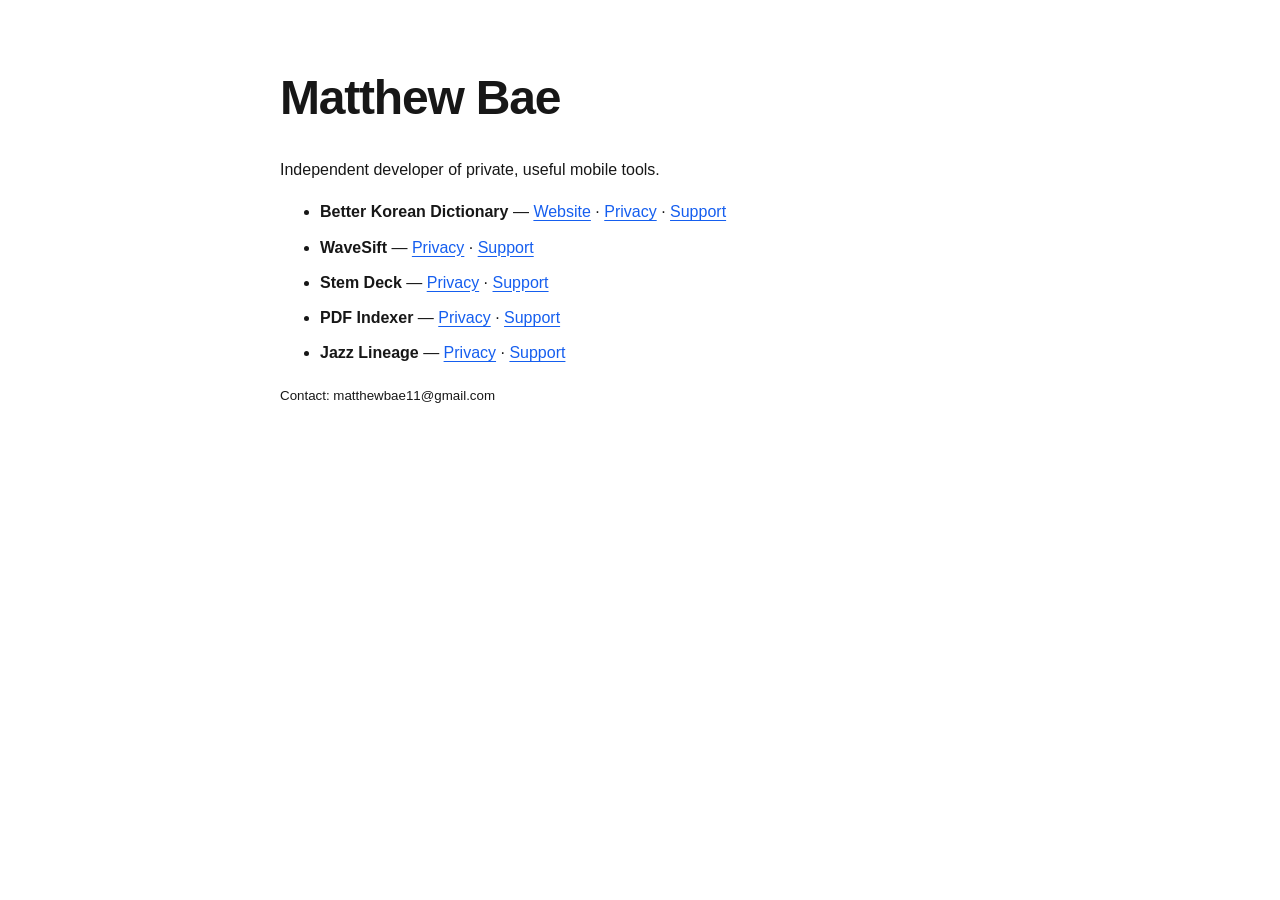
<file: index.html>
<!doctype html>
<html lang="en">
<head>
  <meta charset="utf-8">
  <meta name="viewport" content="width=device-width, initial-scale=1">
  <title>Matthew Bae — Apps</title>
  <link rel="stylesheet" href="/styles.css">
</head>
<body>
  <h1>Matthew Bae</h1>
  <p>Independent developer of private, useful mobile tools.</p>
  <ul>
    <li><strong>Better Korean Dictionary</strong> — <a href="https://betterkoreandictionary.com/">Website</a> · <a href="https://betterkoreandictionary.com/privacy/">Privacy</a> · <a href="https://betterkoreandictionary.com/support/">Support</a></li>
    <li><strong>WaveSift</strong> — <a href="/wavesift/privacy/">Privacy</a> · <a href="/wavesift/support/">Support</a></li>
    <li><strong>Stem Deck</strong> — <a href="/stem-deck/privacy/">Privacy</a> · <a href="/stem-deck/support/">Support</a></li>
    <li><strong>PDF Indexer</strong> — <a href="/pdf-indexer/privacy/">Privacy</a> · <a href="/pdf-indexer/support/">Support</a></li>
    <li><strong>Jazz Lineage</strong> — <a href="/jazz-lineage/privacy/">Privacy</a> · <a href="/jazz-lineage/support/">Support</a></li>
  </ul>
  <p><small>Contact: matthewbae11@gmail.com</small></p>
</body>
</html>
</file>
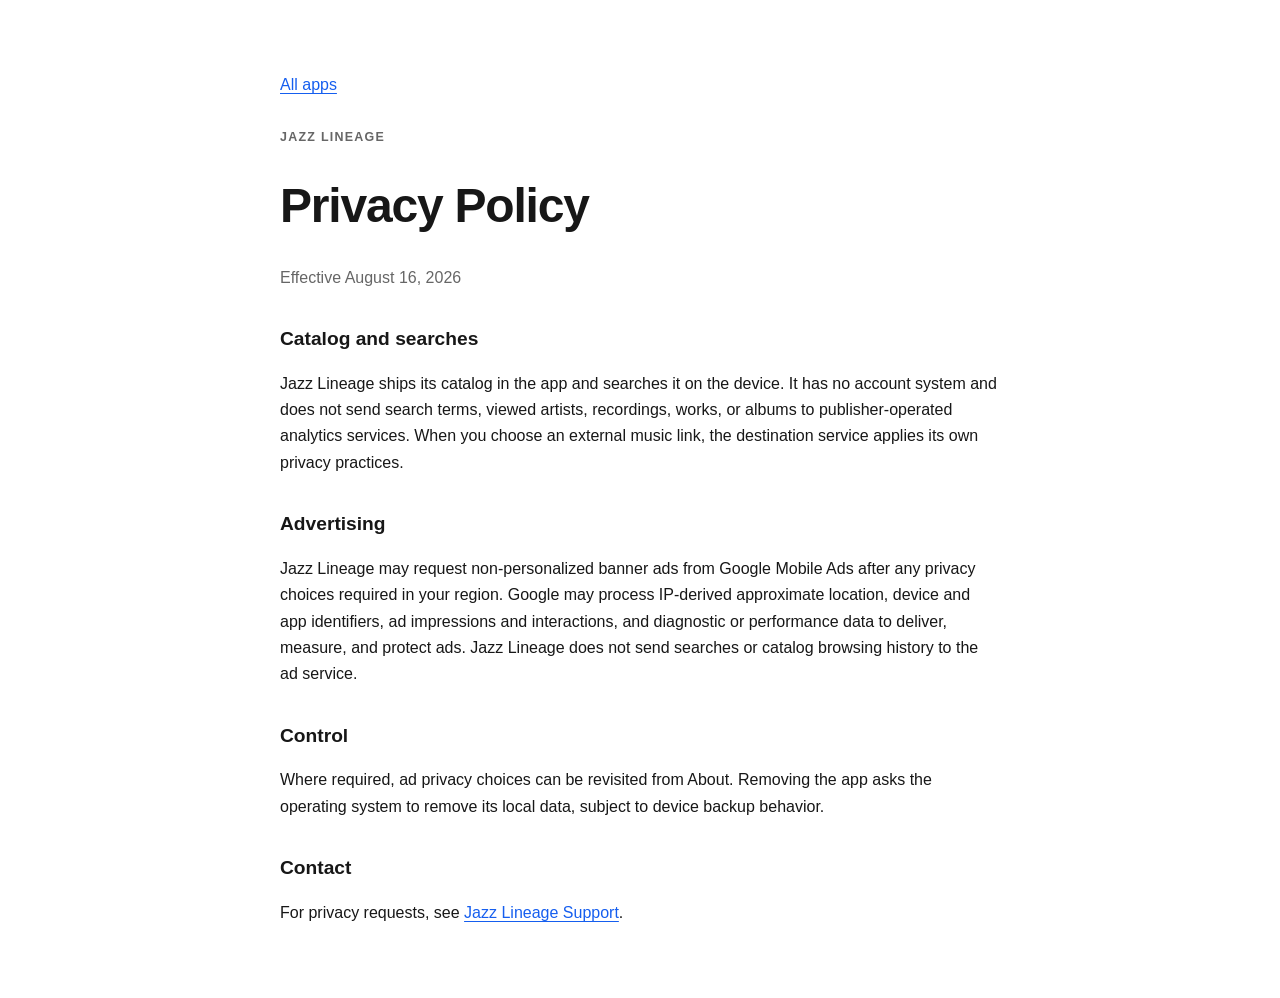
<file: jazz-lineage/privacy/index.html>
<!doctype html><html lang="en"><head><meta charset="utf-8"><meta name="viewport" content="width=device-width,initial-scale=1"><title>Jazz Lineage Privacy Policy</title><link rel="stylesheet" href="/styles.css"></head><body><a class="back" href="/">All apps</a><p class="eyebrow">Jazz Lineage</p><h1>Privacy Policy</h1><p class="meta">Effective August 16, 2026</p><h2>Catalog and searches</h2><p>Jazz Lineage ships its catalog in the app and searches it on the device. It has no account system and does not send search terms, viewed artists, recordings, works, or albums to publisher-operated analytics services. When you choose an external music link, the destination service applies its own privacy practices.</p><h2>Advertising</h2><p>Jazz Lineage may request non-personalized banner ads from Google Mobile Ads after any privacy choices required in your region. Google may process IP-derived approximate location, device and app identifiers, ad impressions and interactions, and diagnostic or performance data to deliver, measure, and protect ads. Jazz Lineage does not send searches or catalog browsing history to the ad service.</p><h2>Control</h2><p>Where required, ad privacy choices can be revisited from About. Removing the app asks the operating system to remove its local data, subject to device backup behavior.</p><h2>Contact</h2><p>For privacy requests, see <a href="/jazz-lineage/support/">Jazz Lineage Support</a>.</p></body></html>
</file>
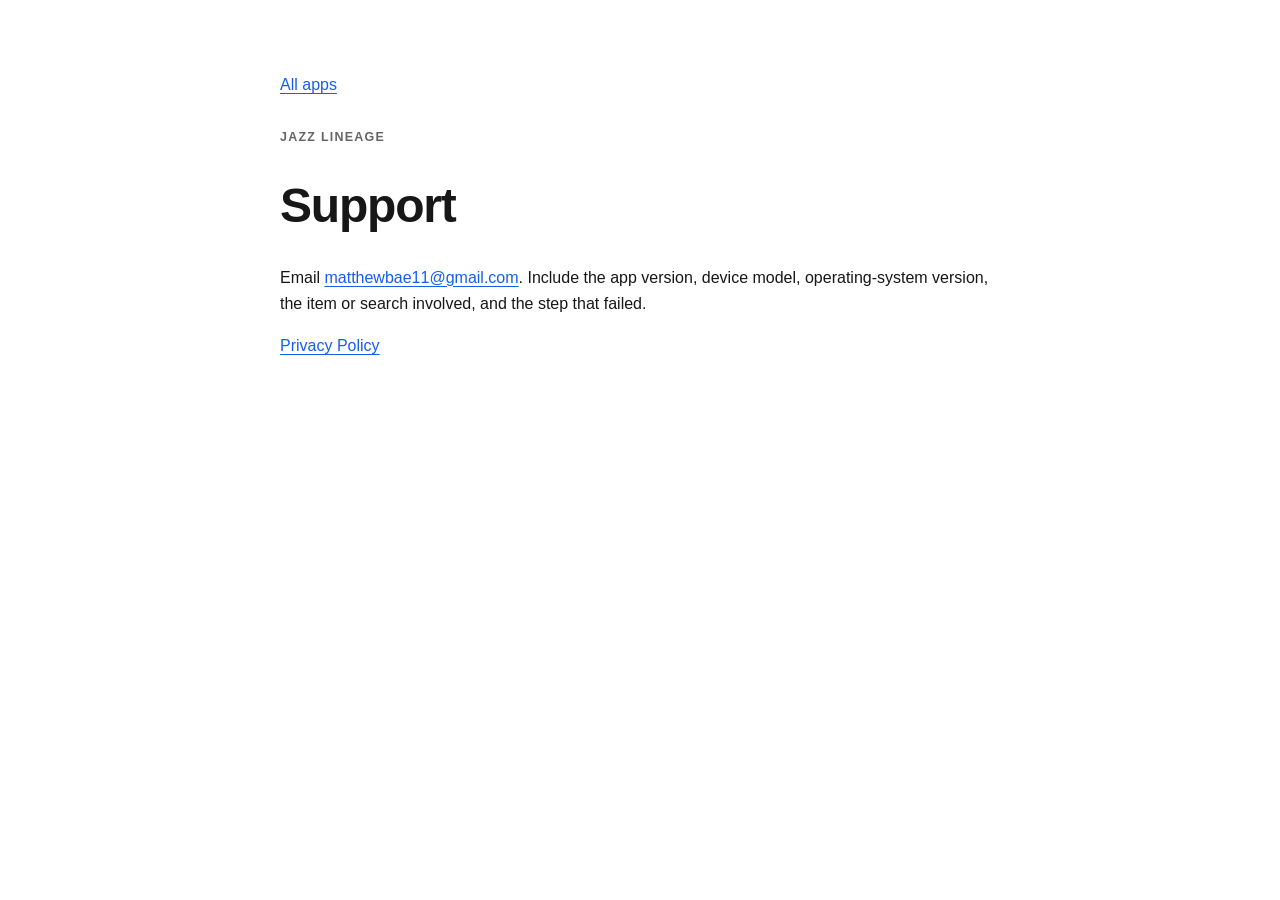
<file: jazz-lineage/support/index.html>
<!doctype html><html lang="en"><head><meta charset="utf-8"><meta name="viewport" content="width=device-width,initial-scale=1"><title>Jazz Lineage Support</title><link rel="stylesheet" href="/styles.css"></head><body><a class="back" href="/">All apps</a><p class="eyebrow">Jazz Lineage</p><h1>Support</h1><p>Email <a href="mailto:matthewbae11@gmail.com?subject=Jazz%20Lineage%20support">matthewbae11@gmail.com</a>. Include the app version, device model, operating-system version, the item or search involved, and the step that failed.</p><p><a href="/jazz-lineage/privacy/">Privacy Policy</a></p></body></html>
</file>
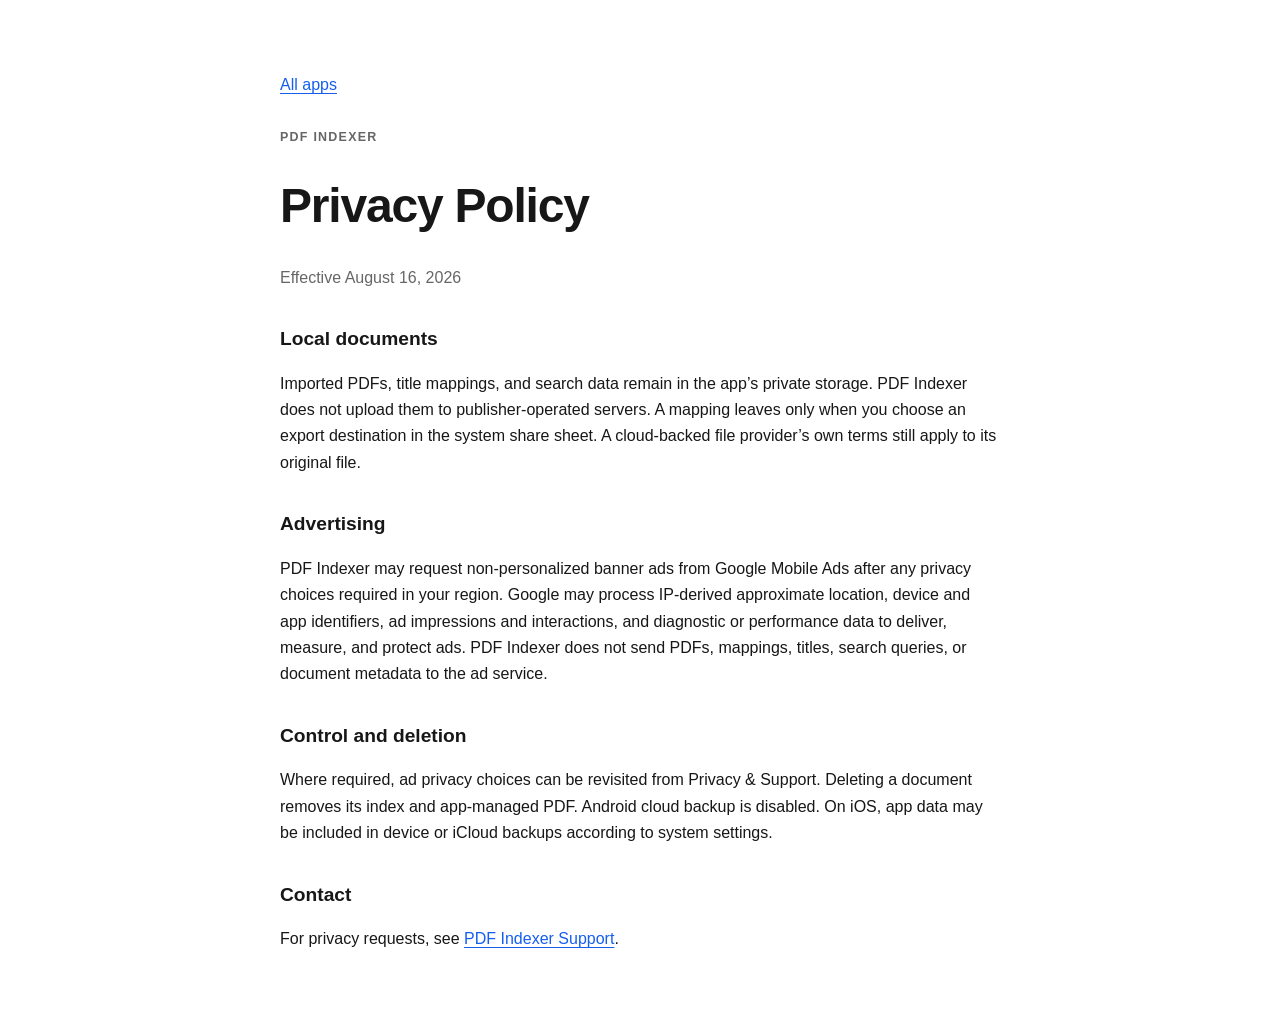
<file: pdf-indexer/privacy/index.html>
<!doctype html><html lang="en"><head><meta charset="utf-8"><meta name="viewport" content="width=device-width,initial-scale=1"><title>PDF Indexer Privacy Policy</title><link rel="stylesheet" href="/styles.css"></head><body><a class="back" href="/">All apps</a><p class="eyebrow">PDF Indexer</p><h1>Privacy Policy</h1><p class="meta">Effective August 16, 2026</p><h2>Local documents</h2><p>Imported PDFs, title mappings, and search data remain in the app’s private storage. PDF Indexer does not upload them to publisher-operated servers. A mapping leaves only when you choose an export destination in the system share sheet. A cloud-backed file provider’s own terms still apply to its original file.</p><h2>Advertising</h2><p>PDF Indexer may request non-personalized banner ads from Google Mobile Ads after any privacy choices required in your region. Google may process IP-derived approximate location, device and app identifiers, ad impressions and interactions, and diagnostic or performance data to deliver, measure, and protect ads. PDF Indexer does not send PDFs, mappings, titles, search queries, or document metadata to the ad service.</p><h2>Control and deletion</h2><p>Where required, ad privacy choices can be revisited from Privacy &amp; Support. Deleting a document removes its index and app-managed PDF. Android cloud backup is disabled. On iOS, app data may be included in device or iCloud backups according to system settings.</p><h2>Contact</h2><p>For privacy requests, see <a href="/pdf-indexer/support/">PDF Indexer Support</a>.</p></body></html>
</file>
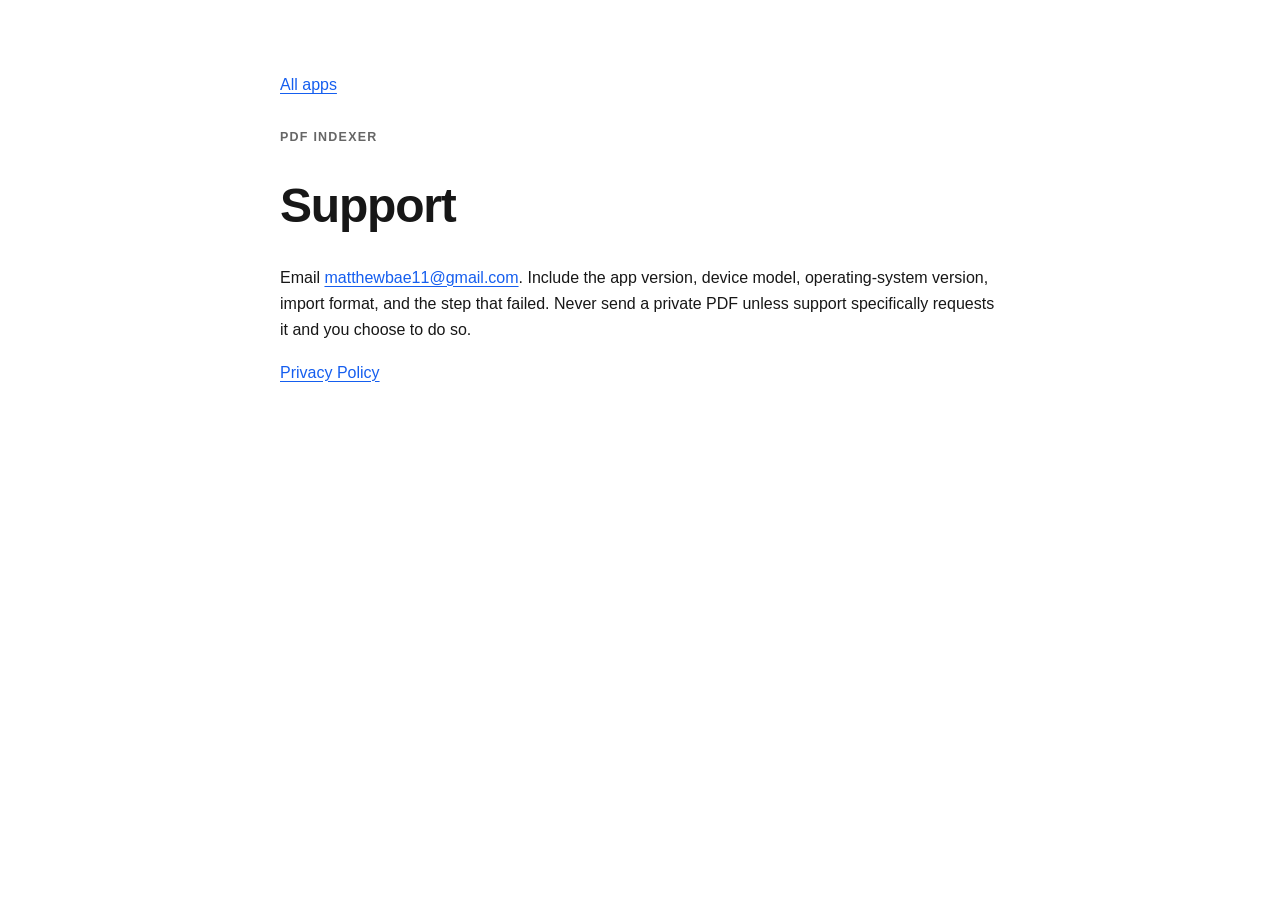
<file: pdf-indexer/support/index.html>
<!doctype html><html lang="en"><head><meta charset="utf-8"><meta name="viewport" content="width=device-width,initial-scale=1"><title>PDF Indexer Support</title><link rel="stylesheet" href="/styles.css"></head><body><a class="back" href="/">All apps</a><p class="eyebrow">PDF Indexer</p><h1>Support</h1><p>Email <a href="mailto:matthewbae11@gmail.com?subject=PDF%20Indexer%20support">matthewbae11@gmail.com</a>. Include the app version, device model, operating-system version, import format, and the step that failed. Never send a private PDF unless support specifically requests it and you choose to do so.</p><p><a href="/pdf-indexer/privacy/">Privacy Policy</a></p></body></html>
</file>
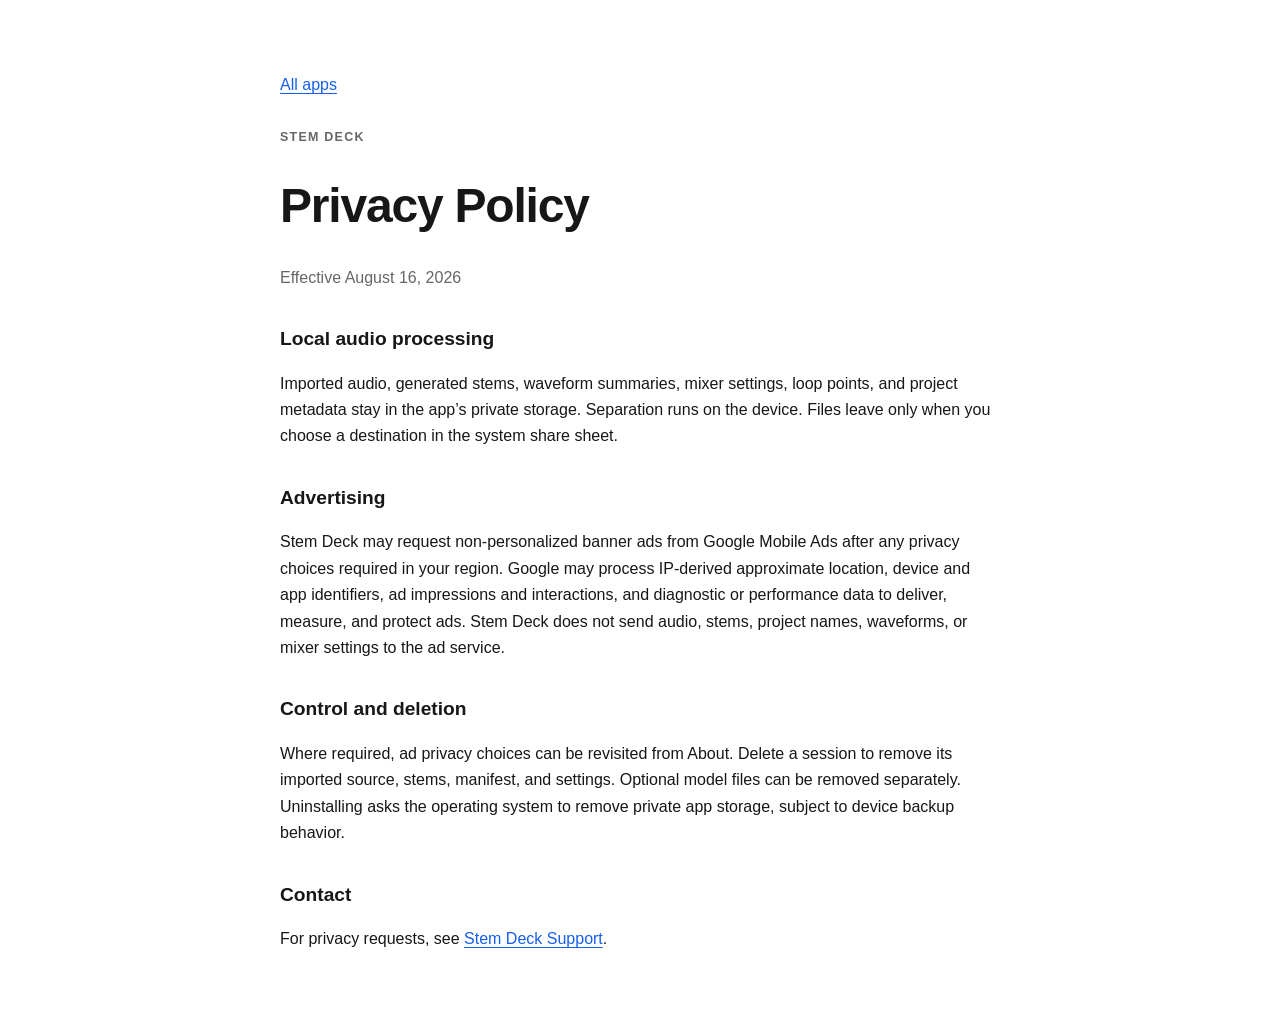
<file: stem-deck/privacy/index.html>
<!doctype html><html lang="en"><head><meta charset="utf-8"><meta name="viewport" content="width=device-width,initial-scale=1"><title>Stem Deck Privacy Policy</title><link rel="stylesheet" href="/styles.css"></head><body><a class="back" href="/">All apps</a><p class="eyebrow">Stem Deck</p><h1>Privacy Policy</h1><p class="meta">Effective August 16, 2026</p><h2>Local audio processing</h2><p>Imported audio, generated stems, waveform summaries, mixer settings, loop points, and project metadata stay in the app’s private storage. Separation runs on the device. Files leave only when you choose a destination in the system share sheet.</p><h2>Advertising</h2><p>Stem Deck may request non-personalized banner ads from Google Mobile Ads after any privacy choices required in your region. Google may process IP-derived approximate location, device and app identifiers, ad impressions and interactions, and diagnostic or performance data to deliver, measure, and protect ads. Stem Deck does not send audio, stems, project names, waveforms, or mixer settings to the ad service.</p><h2>Control and deletion</h2><p>Where required, ad privacy choices can be revisited from About. Delete a session to remove its imported source, stems, manifest, and settings. Optional model files can be removed separately. Uninstalling asks the operating system to remove private app storage, subject to device backup behavior.</p><h2>Contact</h2><p>For privacy requests, see <a href="/stem-deck/support/">Stem Deck Support</a>.</p></body></html>
</file>
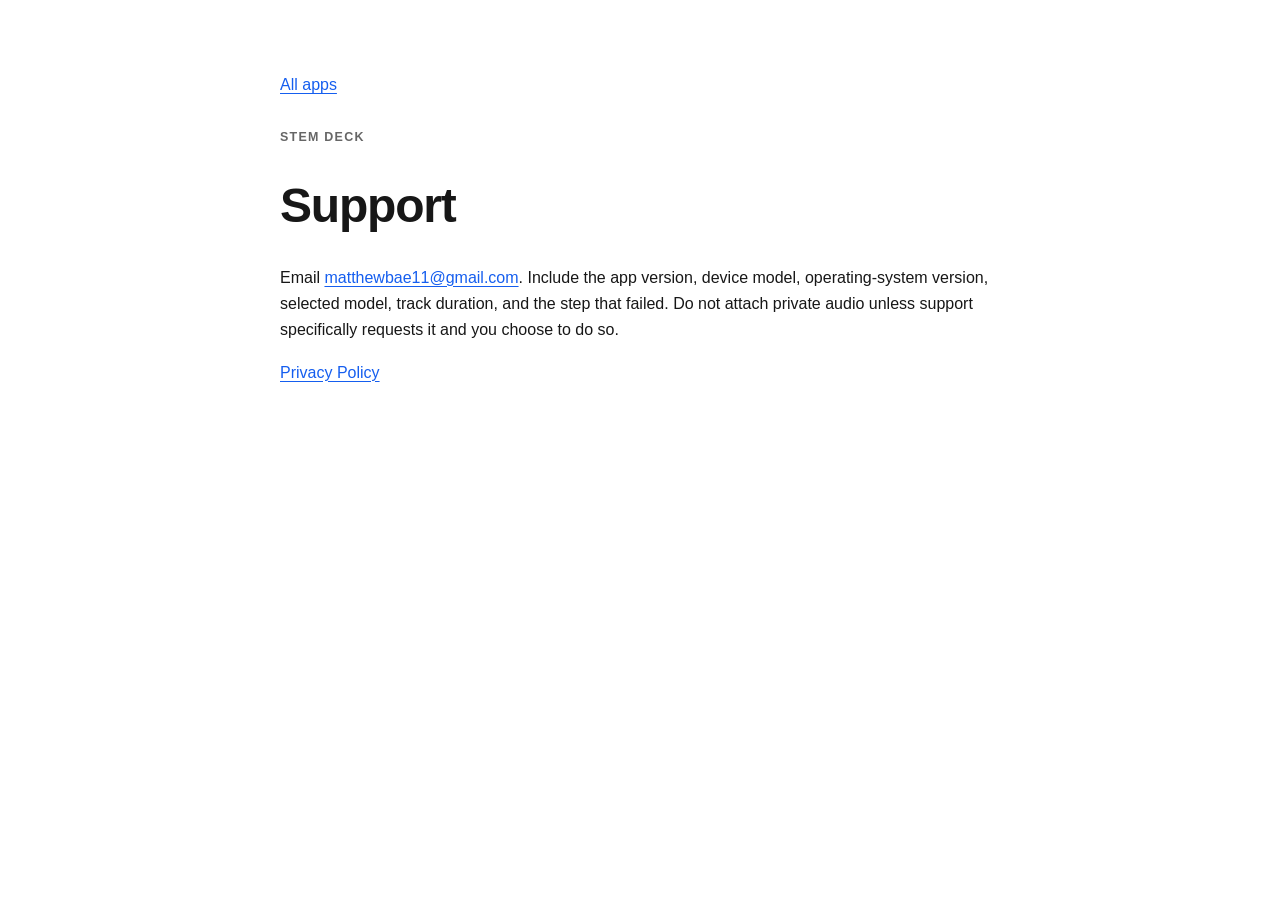
<file: stem-deck/support/index.html>
<!doctype html><html lang="en"><head><meta charset="utf-8"><meta name="viewport" content="width=device-width,initial-scale=1"><title>Stem Deck Support</title><link rel="stylesheet" href="/styles.css"></head><body><a class="back" href="/">All apps</a><p class="eyebrow">Stem Deck</p><h1>Support</h1><p>Email <a href="mailto:matthewbae11@gmail.com?subject=Stem%20Deck%20support">matthewbae11@gmail.com</a>. Include the app version, device model, operating-system version, selected model, track duration, and the step that failed. Do not attach private audio unless support specifically requests it and you choose to do so.</p><p><a href="/stem-deck/privacy/">Privacy Policy</a></p></body></html>
</file>
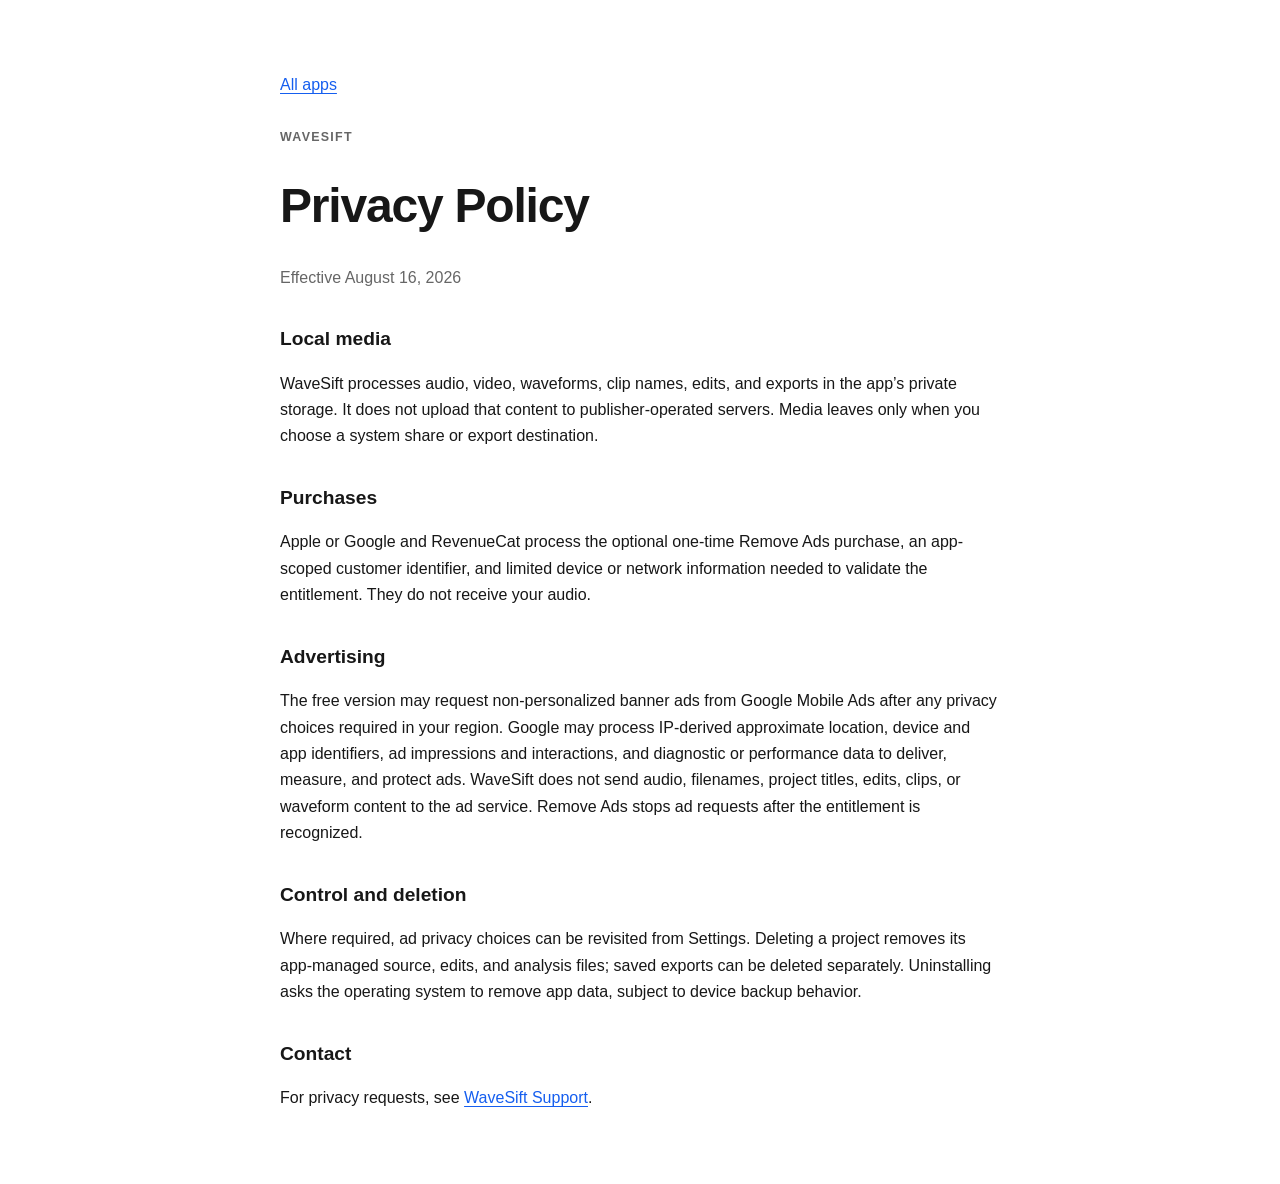
<file: wavesift/privacy/index.html>
<!doctype html><html lang="en"><head><meta charset="utf-8"><meta name="viewport" content="width=device-width,initial-scale=1"><title>WaveSift Privacy Policy</title><link rel="stylesheet" href="/styles.css"></head><body><a class="back" href="/">All apps</a><p class="eyebrow">WaveSift</p><h1>Privacy Policy</h1><p class="meta">Effective August 16, 2026</p><h2>Local media</h2><p>WaveSift processes audio, video, waveforms, clip names, edits, and exports in the app’s private storage. It does not upload that content to publisher-operated servers. Media leaves only when you choose a system share or export destination.</p><h2>Purchases</h2><p>Apple or Google and RevenueCat process the optional one-time Remove Ads purchase, an app-scoped customer identifier, and limited device or network information needed to validate the entitlement. They do not receive your audio.</p><h2>Advertising</h2><p>The free version may request non-personalized banner ads from Google Mobile Ads after any privacy choices required in your region. Google may process IP-derived approximate location, device and app identifiers, ad impressions and interactions, and diagnostic or performance data to deliver, measure, and protect ads. WaveSift does not send audio, filenames, project titles, edits, clips, or waveform content to the ad service. Remove Ads stops ad requests after the entitlement is recognized.</p><h2>Control and deletion</h2><p>Where required, ad privacy choices can be revisited from Settings. Deleting a project removes its app-managed source, edits, and analysis files; saved exports can be deleted separately. Uninstalling asks the operating system to remove app data, subject to device backup behavior.</p><h2>Contact</h2><p>For privacy requests, see <a href="/wavesift/support/">WaveSift Support</a>.</p></body></html>
</file>
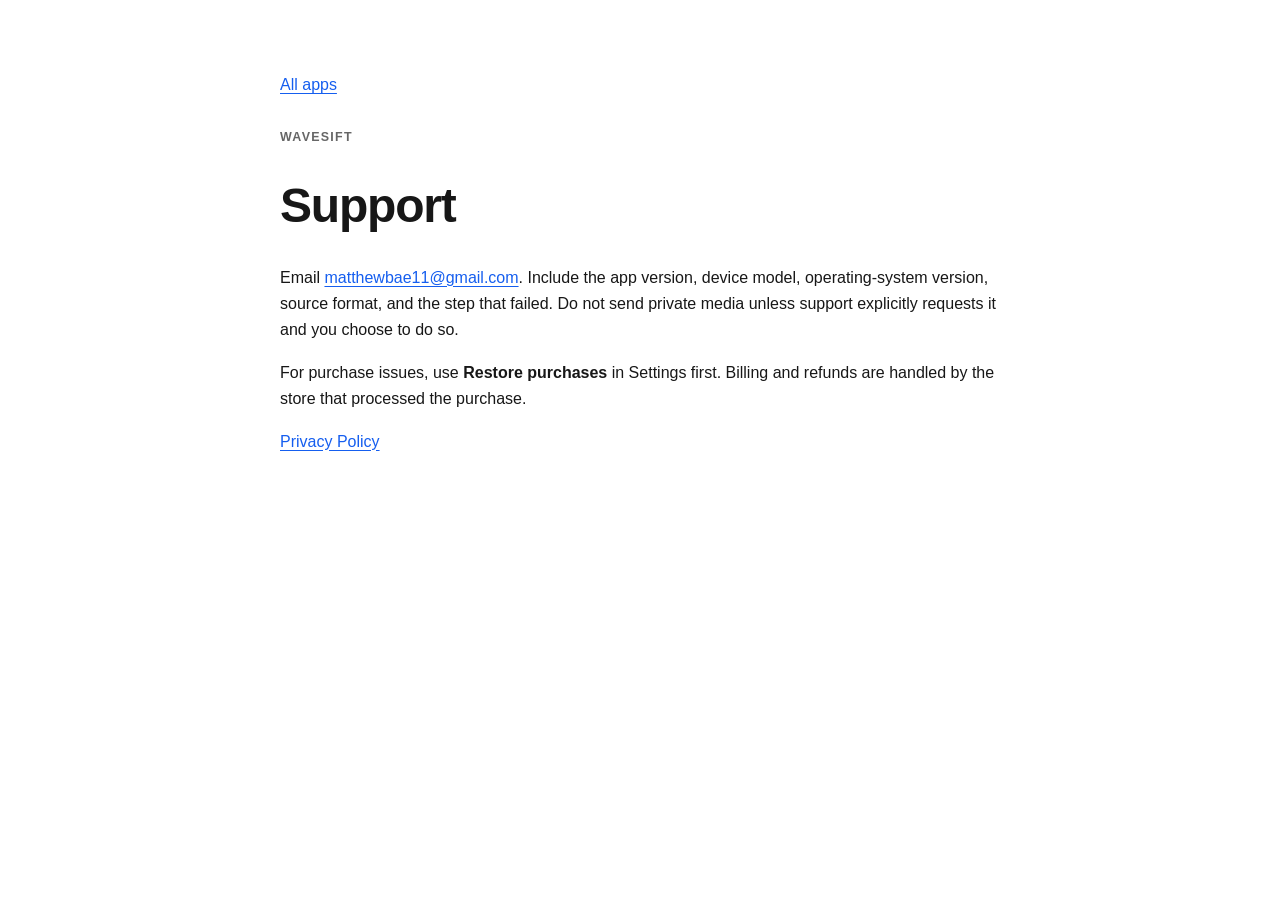
<file: wavesift/support/index.html>
<!doctype html><html lang="en"><head><meta charset="utf-8"><meta name="viewport" content="width=device-width,initial-scale=1"><title>WaveSift Support</title><link rel="stylesheet" href="/styles.css"></head><body><a class="back" href="/">All apps</a><p class="eyebrow">WaveSift</p><h1>Support</h1><p>Email <a href="mailto:matthewbae11@gmail.com?subject=WaveSift%20support">matthewbae11@gmail.com</a>. Include the app version, device model, operating-system version, source format, and the step that failed. Do not send private media unless support explicitly requests it and you choose to do so.</p><p>For purchase issues, use <strong>Restore purchases</strong> in Settings first. Billing and refunds are handled by the store that processed the purchase.</p><p><a href="/wavesift/privacy/">Privacy Policy</a></p></body></html>
</file>
<file: styles.css>
:root{color-scheme:light dark;font-family:-apple-system,BlinkMacSystemFont,"Segoe UI",Roboto,sans-serif;line-height:1.65}
body{max-width:720px;margin:8vh auto;padding:0 1.25rem;color:#171717;background:#fff}
h1{font-size:clamp(2rem,7vw,3rem);line-height:1.1;letter-spacing:-.025em}
h2{margin-top:2rem;font-size:1.2rem}
a{color:#155eef;text-underline-offset:.16em}
li+li{margin-top:.55rem}
.eyebrow{font-size:.78rem;font-weight:700;letter-spacing:.1em;text-transform:uppercase;color:#666}
.meta{color:#666}
.back{display:inline-block;margin-bottom:1rem}
@media(prefers-color-scheme:dark){body{color:#f2f2f2;background:#101010}a{color:#8cb4ff}.eyebrow,.meta{color:#aaa}}
</file>
